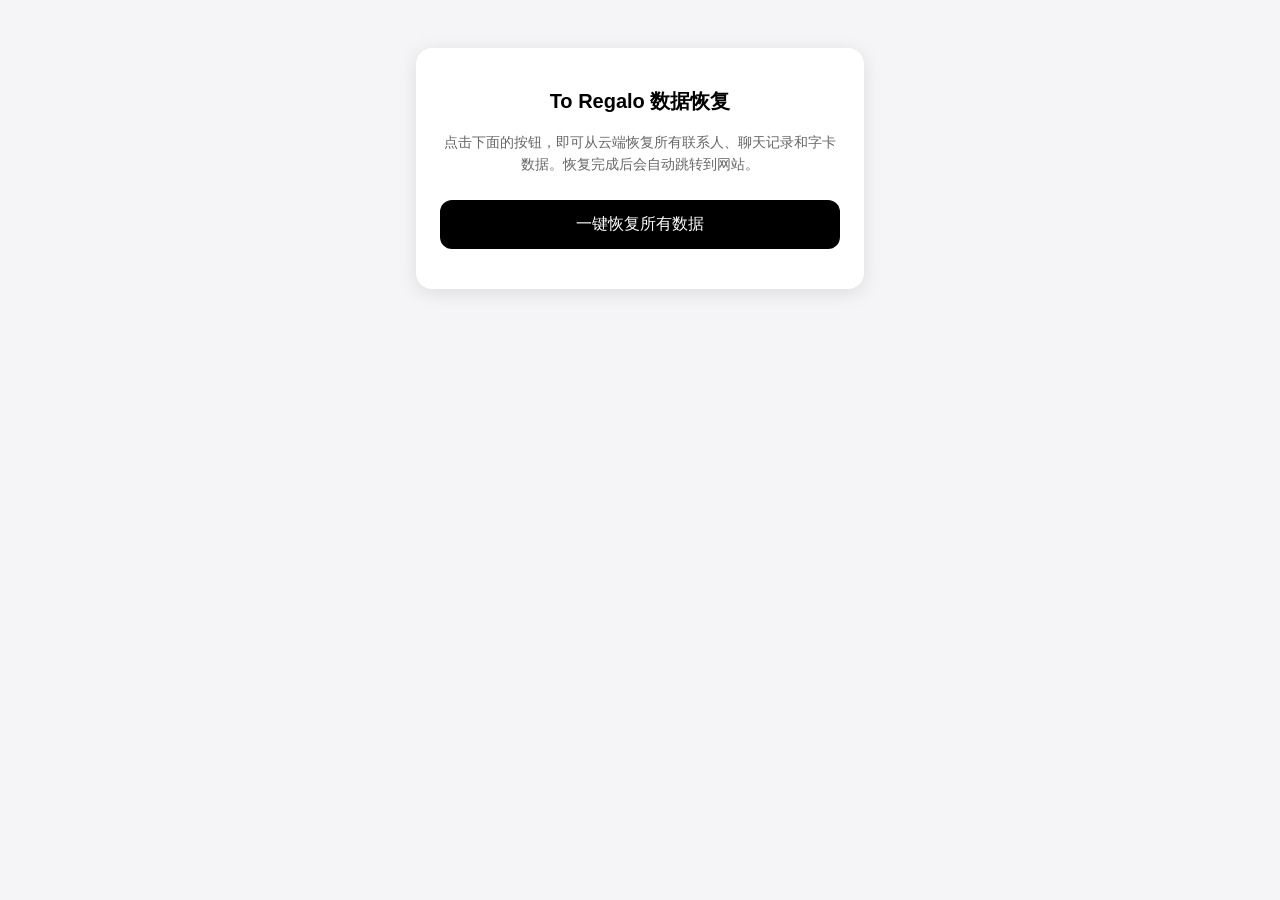
<file: restore.html>
﻿<!DOCTYPE html>
<html>
<head>
  <meta charset="utf-8">
  <meta name="viewport" content="width=device-width, initial-scale=1">
  <title>To Regalo 数据恢复</title>
  <style>
    body { font-family: -apple-system, sans-serif; padding: 40px 20px; text-align: center; background: #f5f5f7; }
    .card { background: #fff; border-radius: 16px; padding: 40px 24px; max-width: 400px; margin: 0 auto; box-shadow: 0 4px 20px rgba(0,0,0,0.1); }
    h1 { font-size: 20px; margin: 0 0 16px; }
    p { color: #666; font-size: 14px; line-height: 1.6; margin: 0 0 24px; }
    button { width: 100%; padding: 14px; background: #000; color: #fff; border: none; border-radius: 12px; font-size: 16px; cursor: pointer; }
    .success { color: #34c759; font-weight: bold; margin-top: 16px; }
  </style>
</head>
<body>
  <div class="card">
    <h1>To Regalo 数据恢复</h1>
    <p>点击下面的按钮，即可从云端恢复所有联系人、聊天记录和字卡数据。恢复完成后会自动跳转到网站。</p>
    <button onclick="restore()">一键恢复所有数据</button>
    <div id="result"></div>
  </div>
  <script>
    const cloudData = {
    "version":  "1.0.0",
    "lastSync":  1792113526817,
    "keys": {}
};
    function restore() {
      Object.entries(cloudData.keys).forEach(([k,v]) => localStorage.setItem(k, v));
      document.getElementById('result').innerHTML = '<div class="success">✅ 数据恢复完成！正在跳转到网站...</div>';
      setTimeout(() => location.href = 'https://alexcrow1901.github.io/To-Regalo/index.html', 1500);
    }
  </script>
</body>
</html>
</file>
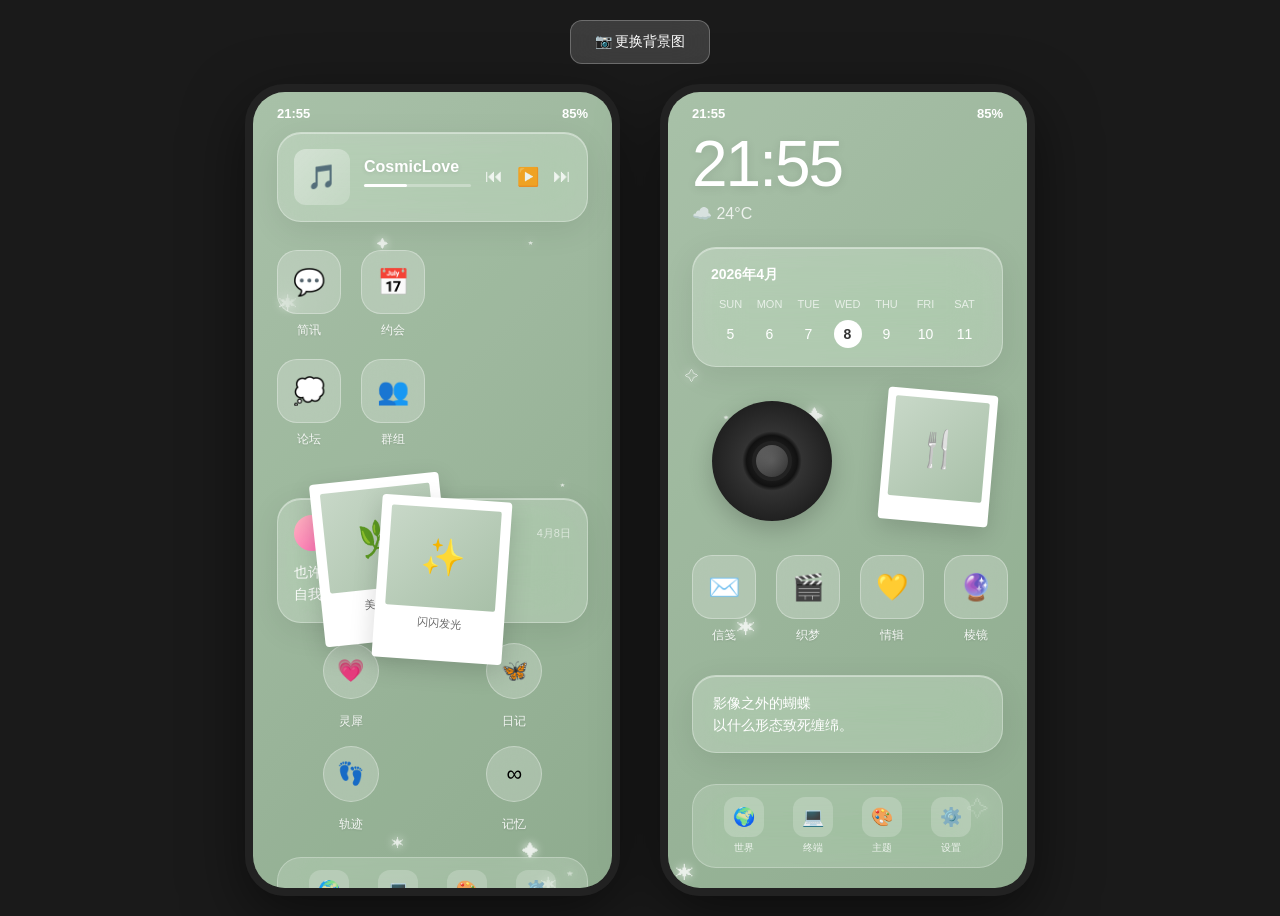
<file: ui-demo.html>
<!DOCTYPE html>
<html lang="zh-CN">
<head>
<meta charset="UTF-8">
<meta name="viewport" content="width=device-width, initial-scale=1.0">
<title>To Regalo - 双手机UI演示</title>
<style>
/* ============================================================
   全局重置
   ============================================================ */
* { margin: 0; padding: 0; box-sizing: border-box; }
body {
  font-family: -apple-system, BlinkMacSystemFont, "Segoe UI", Roboto, sans-serif;
  background: #1a1a1a;
  min-height: 100vh;
  display: flex;
  flex-direction: column;
  align-items: center;
  padding: 20px;
  gap: 20px;
}

/* ============================================================
   背景上传按钮
   ============================================================ */
.bg-upload-btn {
  padding: 12px 24px;
  background: rgba(255,255,255,0.15);
  backdrop-filter: blur(20px);
  border: 1px solid rgba(255,255,255,0.25);
  border-radius: 12px;
  color: #fff;
  font-size: 14px;
  cursor: pointer;
  transition: all 0.2s;
}
.bg-upload-btn:hover { background: rgba(255,255,255,0.25); }

/* ============================================================
   双手机容器
   ============================================================ */
.phones-container {
  display: flex;
  gap: 40px;
  justify-content: center;
  flex-wrap: wrap;
}

/* ============================================================
   单个手机屏幕
   ============================================================ */
.phone {
  width: 375px;
  height: 812px;
  border-radius: 40px;
  overflow: hidden;
  position: relative;
  box-shadow: 0 20px 60px rgba(0,0,0,0.5);
  border: 8px solid #222;
}

/* 背景图层 */
.phone-bg {
  position: absolute;
  inset: 0;
  background: linear-gradient(135deg, #a8c0a8, #8ba88b);
  background-size: cover;
  background-position: center;
  z-index: 0;
}

/* 主色叠加层（JS动态生成） */
.bg-tint {
  position: absolute;
  inset: 0;
  z-index: 1;
  opacity: 0.3;
  transition: background 0.5s;
}

/* 水雾/闪光装饰层 */
.sparkle-layer {
  position: absolute;
  inset: 0;
  z-index: 2;
  pointer-events: none;
  overflow: hidden;
}
.sparkle {
  position: absolute;
  color: rgba(255,255,255,0.7);
  text-shadow: 0 0 10px rgba(255,255,255,0.8);
  animation: sparkle 3s ease-in-out infinite;
}
@keyframes sparkle {
  0%, 100% { opacity: 0.3; transform: scale(0.8) rotate(0deg); }
  50% { opacity: 1; transform: scale(1.2) rotate(180deg); }
}

/* UI内容层（最上层） */
.phone-content {
  position: absolute;
  inset: 0;
  z-index: 3;
  padding: 40px 24px 20px;
  display: flex;
  flex-direction: column;
}

/* ============================================================
   通用毛玻璃卡片
   ============================================================ */
.glass-card {
  background: rgba(255, 255, 255, 0.22);
  backdrop-filter: blur(24px) saturate(1.3);
  -webkit-backdrop-filter: blur(24px) saturate(1.3);
  border: 1px solid rgba(255, 255, 255, 0.3);
  border-radius: 24px;
  box-shadow: 0 8px 32px rgba(0, 0, 0, 0.08),
              inset 0 1px 0 rgba(255, 255, 255, 0.4);
}

/* ============================================================
   左侧手机 - 音乐播放器卡片
   ============================================================ */
.music-card {
  padding: 16px;
  display: flex;
  align-items: center;
  gap: 14px;
  margin-bottom: 28px;
}
.music-cover {
  width: 56px;
  height: 56px;
  border-radius: 12px;
  background: linear-gradient(135deg, rgba(255,255,255,0.4), rgba(255,255,255,0.2));
  display: flex;
  align-items: center;
  justify-content: center;
  font-size: 24px;
}
.music-info { flex: 1; }
.music-title {
  font-size: 16px;
  font-weight: 600;
  color: #fff;
  margin-bottom: 8px;
  text-shadow: 0 1px 4px rgba(0,0,0,0.1);
}
.music-progress {
  height: 3px;
  background: rgba(255,255,255,0.3);
  border-radius: 2px;
  margin-bottom: 10px;
}
.music-progress-bar {
  width: 40%;
  height: 100%;
  background: #fff;
  border-radius: 2px;
}
.music-controls {
  display: flex;
  gap: 14px;
  font-size: 18px;
  color: rgba(255,255,255,0.8);
}

/* ============================================================
   图标按钮组（两列方形）
   ============================================================ */
.icon-row {
  display: flex;
  gap: 20px;
  margin-bottom: 20px;
}
.icon-box {
  width: 64px;
  height: 64px;
  border-radius: 20px;
  background: rgba(255, 255, 255, 0.22);
  backdrop-filter: blur(20px);
  border: 1px solid rgba(255, 255, 255, 0.3);
  display: flex;
  align-items: center;
  justify-content: center;
  font-size: 26px;
  cursor: pointer;
  transition: transform 0.15s;
}
.icon-box:active { transform: scale(0.92); }
.icon-label {
  font-size: 12px;
  color: rgba(255,255,255,0.9);
  text-align: center;
  margin-top: 8px;
  text-shadow: 0 1px 2px rgba(0,0,0,0.1);
}
.icon-cell {
  display: flex;
  flex-direction: column;
  align-items: center;
}

/* ============================================================
   拍立得卡片（倾斜堆叠）
   ============================================================ */
.polaroid-stack {
  position: relative;
  height: 180px;
  margin: 10px 0 20px;
}
.polaroid {
  position: absolute;
  width: 130px;
  padding: 10px 10px 30px;
  background: #fff;
  border-radius: 4px;
  box-shadow: 0 8px 24px rgba(0,0,0,0.15);
}
.polaroid:nth-child(1) {
  top: 0;
  left: 40px;
  transform: rotate(-6deg);
  z-index: 1;
}
.polaroid:nth-child(2) {
  top: 20px;
  left: 100px;
  transform: rotate(4deg);
  z-index: 2;
}
.polaroid-img {
  width: 100%;
  height: 100px;
  background: linear-gradient(135deg, #c8d8c8, #a8c0a8);
  border-radius: 2px;
  display: flex;
  align-items: center;
  justify-content: center;
  font-size: 36px;
}
.polaroid-caption {
  text-align: center;
  font-size: 11px;
  color: #666;
  margin-top: 8px;
}

/* ============================================================
   推文消息卡片
   ============================================================ */
.tweet-card {
  padding: 16px;
  margin-bottom: 20px;
}
.tweet-header {
  display: flex;
  align-items: center;
  gap: 10px;
  margin-bottom: 10px;
}
.tweet-avatar {
  width: 36px;
  height: 36px;
  border-radius: 50%;
  background: linear-gradient(135deg, #ffb6c1, #ff69b4);
}
.tweet-name {
  font-size: 14px;
  font-weight: 600;
  color: #fff;
}
.tweet-time {
  font-size: 11px;
  color: rgba(255,255,255,0.6);
  margin-left: auto;
}
.tweet-text {
  font-size: 14px;
  line-height: 1.6;
  color: rgba(255,255,255,0.95);
}

/* ============================================================
   2×2圆形图标组
   ============================================================ */
.icon-grid-2x2 {
  display: grid;
  grid-template-columns: repeat(2, 1fr);
  gap: 16px;
  margin-bottom: 24px;
}
.round-icon {
  width: 56px;
  height: 56px;
  border-radius: 50%;
  background: rgba(255, 255, 255, 0.22);
  backdrop-filter: blur(20px);
  border: 1px solid rgba(255, 255, 255, 0.3);
  display: flex;
  align-items: center;
  justify-content: center;
  font-size: 22px;
  margin: 0 auto;
}
.grid-cell {
  display: flex;
  flex-direction: column;
  align-items: center;
  gap: 6px;
}

/* ============================================================
   底部Dock栏
   ============================================================ */
.dock {
  margin-top: auto;
  padding: 12px 16px;
  background: rgba(255, 255, 255, 0.18);
  backdrop-filter: blur(24px) saturate(1.3);
  border: 1px solid rgba(255, 255, 255, 0.25);
  border-radius: 24px;
  display: flex;
  justify-content: space-around;
}
.dock-item {
  display: flex;
  flex-direction: column;
  align-items: center;
  gap: 4px;
  cursor: pointer;
}
.dock-icon {
  width: 40px;
  height: 40px;
  border-radius: 12px;
  background: rgba(255,255,255,0.2);
  display: flex;
  align-items: center;
  justify-content: center;
  font-size: 18px;
}
.dock-label {
  font-size: 10px;
  color: rgba(255,255,255,0.8);
}

/* ============================================================
   右侧手机 - 大时间
   ============================================================ */
.big-time {
  font-size: 64px;
  font-weight: 200;
  letter-spacing: -2px;
  color: #fff;
  line-height: 1;
  margin-bottom: 8px;
  text-shadow: 0 2px 10px rgba(0,0,0,0.1);
}
.big-weather {
  font-size: 16px;
  color: rgba(255,255,255,0.8);
  margin-bottom: 24px;
}

/* ============================================================
   日历卡片
   ============================================================ */
.calendar-card {
  padding: 18px;
  margin-bottom: 24px;
}
.calendar-title {
  font-size: 14px;
  font-weight: 600;
  color: #fff;
  margin-bottom: 14px;
}
.calendar-weekdays {
  display: grid;
  grid-template-columns: repeat(7, 1fr);
  text-align: center;
  font-size: 11px;
  color: rgba(255,255,255,0.7);
  margin-bottom: 10px;
}
.calendar-dates {
  display: grid;
  grid-template-columns: repeat(7, 1fr);
  text-align: center;
  font-size: 14px;
  color: #fff;
  gap: 6px 0;
}
.calendar-dates span {
  width: 28px;
  height: 28px;
  line-height: 28px;
  margin: 0 auto;
}
.calendar-dates .today {
  background: #fff;
  color: #333;
  border-radius: 50%;
  font-weight: 600;
}

/* ============================================================
   黑胶唱片
   ============================================================ */
.vinyl-container {
  position: relative;
  height: 140px;
  margin-bottom: 24px;
}
.vinyl-disc {
  position: absolute;
  left: 20px;
  top: 10px;
  width: 120px;
  height: 120px;
  border-radius: 50%;
  background: radial-gradient(circle, #333 0%, #111 30%, #333 35%, #111 100%);
  box-shadow: 0 8px 24px rgba(0,0,0,0.2);
}
.vinyl-center {
  position: absolute;
  top: 50%;
  left: 50%;
  transform: translate(-50%, -50%);
  width: 40px;
  height: 40px;
  border-radius: 50%;
  background: linear-gradient(135deg, rgba(255,255,255,0.3), rgba(255,255,255,0.1));
  border: 4px solid #222;
}
.vinyl-polaroid {
  position: absolute;
  right: 10px;
  top: 0;
  width: 110px;
  padding: 8px 8px 24px;
  background: #fff;
  border-radius: 4px;
  transform: rotate(5deg);
  box-shadow: 0 8px 24px rgba(0,0,0,0.15);
}

/* ============================================================
   语录气泡卡片
   ============================================================ */
.quote-card {
  padding: 16px 20px;
  margin-top: auto;
  margin-bottom: 20px;
}
.quote-text {
  font-size: 14px;
  line-height: 1.6;
  color: #fff;
}

/* ============================================================
   状态时间（顶部状态栏）
   ============================================================ */
.status-bar {
  position: absolute;
  top: 0;
  left: 0;
  right: 0;
  padding: 14px 24px 0;
  display: flex;
  justify-content: space-between;
  align-items: center;
  font-size: 13px;
  color: #fff;
  z-index: 4;
  font-weight: 600;
}
</style>
</head>
<body>

<button class="bg-upload-btn" onclick="document.getElementById('bgInput').click()">
  📷 更换背景图
</button>
<input type="file" id="bgInput" accept="image/*" style="display:none">

<div class="phones-container">

  <!-- ============================================================
       左侧手机
       ============================================================ -->
  <div class="phone">
    <div class="phone-bg" id="leftBg"></div>
    <div class="bg-tint" id="leftTint"></div>
    <div class="sparkle-layer" id="leftSparkles"></div>

    <div class="status-bar">
      <span id="leftTime">19:27</span>
      <span>85%</span>
    </div>

    <div class="phone-content">
      <!-- 音乐播放器卡片 -->
      <div class="music-card glass-card">
        <div class="music-cover">🎵</div>
        <div class="music-info">
          <div class="music-title">CosmicLove</div>
          <div class="music-progress"><div class="music-progress-bar"></div></div>
        </div>
        <div class="music-controls">
          <span>⏮</span>
          <span>▶️</span>
          <span>⏭</span>
        </div>
      </div>

      <!-- 第一行图标：简讯、约会 -->
      <div class="icon-row">
        <div class="icon-cell">
          <div class="icon-box">💬</div>
          <div class="icon-label">简讯</div>
        </div>
        <div class="icon-cell">
          <div class="icon-box">📅</div>
          <div class="icon-label">约会</div>
        </div>
      </div>

      <!-- 第二行图标：论坛、群组 -->
      <div class="icon-row">
        <div class="icon-cell">
          <div class="icon-box">💭</div>
          <div class="icon-label">论坛</div>
        </div>
        <div class="icon-cell">
          <div class="icon-box">👥</div>
          <div class="icon-label">群组</div>
        </div>
      </div>

      <!-- 拍立得堆叠 -->
      <div class="polaroid-stack">
        <div class="polaroid">
          <div class="polaroid-img">🌿</div>
          <div class="polaroid-caption">美好瞬间</div>
        </div>
        <div class="polaroid">
          <div class="polaroid-img">✨</div>
          <div class="polaroid-caption">闪闪发光</div>
        </div>
      </div>

      <!-- 推文消息卡片 -->
      <div class="tweet-card glass-card">
        <div class="tweet-header">
          <div class="tweet-avatar"></div>
          <div class="tweet-name">无限秦秦</div>
          <div class="tweet-time">4月8日</div>
        </div>
        <div class="tweet-text">
          也许我们应该在<br>自我热切的自由中执着。
        </div>
      </div>

      <!-- 2×2圆形图标：灵犀、日记、轨迹、记忆 -->
      <div class="icon-grid-2x2">
        <div class="grid-cell">
          <div class="round-icon">💗</div>
          <div class="icon-label">灵犀</div>
        </div>
        <div class="grid-cell">
          <div class="round-icon">🦋</div>
          <div class="icon-label">日记</div>
        </div>
        <div class="grid-cell">
          <div class="round-icon">👣</div>
          <div class="icon-label">轨迹</div>
        </div>
        <div class="grid-cell">
          <div class="round-icon">∞</div>
          <div class="icon-label">记忆</div>
        </div>
      </div>

      <!-- 底部Dock：世界、终端、主题、设置 -->
      <div class="dock">
        <div class="dock-item">
          <div class="dock-icon">🌍</div>
          <div class="dock-label">世界</div>
        </div>
        <div class="dock-item">
          <div class="dock-icon">💻</div>
          <div class="dock-label">终端</div>
        </div>
        <div class="dock-item">
          <div class="dock-icon">🎨</div>
          <div class="dock-label">主题</div>
        </div>
        <div class="dock-item">
          <div class="dock-icon">⚙️</div>
          <div class="dock-label">设置</div>
        </div>
      </div>
    </div>
  </div>

  <!-- ============================================================
       右侧手机
       ============================================================ -->
  <div class="phone">
    <div class="phone-bg" id="rightBg"></div>
    <div class="bg-tint" id="rightTint"></div>
    <div class="sparkle-layer" id="rightSparkles"></div>

    <div class="status-bar">
      <span id="rightTime">19:27</span>
      <span>85%</span>
    </div>

    <div class="phone-content">
      <!-- 大时间 + 天气 -->
      <div class="big-time" id="bigTime">19:27</div>
      <div class="big-weather">☁️ 24°C</div>

      <!-- 日历卡片 -->
      <div class="calendar-card glass-card">
        <div class="calendar-title">2026年4月</div>
        <div class="calendar-weekdays">
          <span>SUN</span><span>MON</span><span>TUE</span>
          <span>WED</span><span>THU</span><span>FRI</span><span>SAT</span>
        </div>
        <div class="calendar-dates">
          <span>5</span><span>6</span><span>7</span><span class="today">8</span>
          <span>9</span><span>10</span><span>11</span>
        </div>
      </div>

      <!-- 黑胶唱片 + 拍立得 -->
      <div class="vinyl-container">
        <div class="vinyl-disc">
          <div class="vinyl-center"></div>
        </div>
        <div class="vinyl-polaroid">
          <div class="polaroid-img">🍴</div>
        </div>
      </div>

      <!-- 一行4个图标：信笺、织梦、情辑、棱镜 -->
      <div class="icon-row" style="justify-content: space-between;">
        <div class="icon-cell">
          <div class="icon-box">✉️</div>
          <div class="icon-label">信笺</div>
        </div>
        <div class="icon-cell">
          <div class="icon-box">🎬</div>
          <div class="icon-label">织梦</div>
        </div>
        <div class="icon-cell">
          <div class="icon-box">💛</div>
          <div class="icon-label">情辑</div>
        </div>
        <div class="icon-cell">
          <div class="icon-box">🔮</div>
          <div class="icon-label">棱镜</div>
        </div>
      </div>

      <!-- 语录气泡卡片 -->
      <div class="quote-card glass-card">
        <div class="quote-text">
          影像之外的蝴蝶<br>以什么形态致死缠绵。
        </div>
      </div>

      <!-- 底部Dock -->
      <div class="dock">
        <div class="dock-item">
          <div class="dock-icon">🌍</div>
          <div class="dock-label">世界</div>
        </div>
        <div class="dock-item">
          <div class="dock-icon">💻</div>
          <div class="dock-label">终端</div>
        </div>
        <div class="dock-item">
          <div class="dock-icon">🎨</div>
          <div class="dock-label">主题</div>
        </div>
        <div class="dock-item">
          <div class="dock-icon">⚙️</div>
          <div class="dock-label">设置</div>
        </div>
      </div>
    </div>
  </div>

</div>

<script>
/* ============================================================
   实时时间同步
   ============================================================ */
function updateClock() {
  const now = new Date();
  const h = String(now.getHours()).padStart(2, '0');
  const m = String(now.getMinutes()).padStart(2, '0');
  const timeStr = h + ':' + m;
  document.getElementById('leftTime').textContent = timeStr;
  document.getElementById('rightTime').textContent = timeStr;
  document.getElementById('bigTime').textContent = timeStr;
}
updateClock();
setInterval(updateClock, 1000);

/* ============================================================
   生成星星闪光装饰
   ============================================================ */
function generateSparkles(containerId) {
  const container = document.getElementById(containerId);
  const symbols = ['✦', '✧', '⋆', '✶'];
  for (let i = 0; i < 8; i++) {
    const sparkle = document.createElement('div');
    sparkle.className = 'sparkle';
    sparkle.textContent = symbols[Math.floor(Math.random() * symbols.length)];
    sparkle.style.left = Math.random() * 100 + '%';
    sparkle.style.top = Math.random() * 100 + '%';
    sparkle.style.fontSize = (10 + Math.random() * 12) + 'px';
    sparkle.style.animationDelay = (Math.random() * 3) + 's';
    container.appendChild(sparkle);
  }
}
generateSparkles('leftSparkles');
generateSparkles('rightSparkles');

/* ============================================================
   背景图主色提取（核心逻辑）
   ------------------------------------------------------------
   原理：
   1. 创建一个隐藏的 canvas
   2. 把背景图画到 canvas 上
   3. 采样图片中心区域的像素颜色
   4. 计算平均主色调
   5. 生成低饱和的同色系叠加层颜色
   ============================================================ */
function extractMainColor(imageUrl) {
  return new Promise((resolve) => {
    const img = new Image();
    img.crossOrigin = 'anonymous';
    img.onload = function() {
      const canvas = document.createElement('canvas');
      const ctx = canvas.getContext('2d');
      
      // 缩放到小尺寸加速计算
      const size = 50;
      canvas.width = size;
      canvas.height = size;
      ctx.drawImage(img, 0, 0, size, size);
      
      // 采样中心区域像素
      const data = ctx.getImageData(0, 0, size, size).data;
      let r = 0, g = 0, b = 0, count = 0;
      
      for (let i = 0; i < data.length; i += 16) { // 每隔几个像素采样一次
        r += data[i];
        g += data[i + 1];
        b += data[i + 2];
        count++;
      }
      
      r = Math.round(r / count);
      g = Math.round(g / count);
      b = Math.round(b / count);
      
      resolve({ r, g, b });
    };
    img.src = imageUrl;
  });
}

/* ============================================================
   应用背景图 + 主色叠加层
   ============================================================ */
async function applyBackground(imageUrl) {
  // 设置两个手机的背景图
  document.getElementById('leftBg').style.backgroundImage = `url(${imageUrl})`;
  document.getElementById('rightBg').style.backgroundImage = `url(${imageUrl})`;
  
  // 提取主色，生成叠加层
  const { r, g, b } = await extractMainColor(imageUrl);
  
  // 生成低饱和的柔和叠加色（稍微提亮+降低饱和度）
  const tintColor = `rgba(${Math.min(r + 40, 255)}, ${Math.min(g + 40, 255)}, ${Math.min(b + 40, 255)}, 0.35)`;
  
  document.getElementById('leftTint').style.background = tintColor;
  document.getElementById('rightTint').style.background = tintColor;
  
  console.log('主色提取结果:', { r, g, b }, '→ 叠加层:', tintColor);
}

/* ============================================================
   上传按钮事件
   ============================================================ */
document.getElementById('bgInput').addEventListener('change', function(e) {
  const file = e.target.files[0];
  if (!file) return;
  
  const reader = new FileReader();
  reader.onload = function(e) {
    applyBackground(e.target.result);
  };
  reader.readAsDataURL(file);
});

/* 默认背景（绿色调，和参考图一致） */
document.getElementById('leftTint').style.background = 'rgba(168, 192, 168, 0.35)';
document.getElementById('rightTint').style.background = 'rgba(168, 192, 168, 0.35)';
</script>

</body>
</html>
</file>
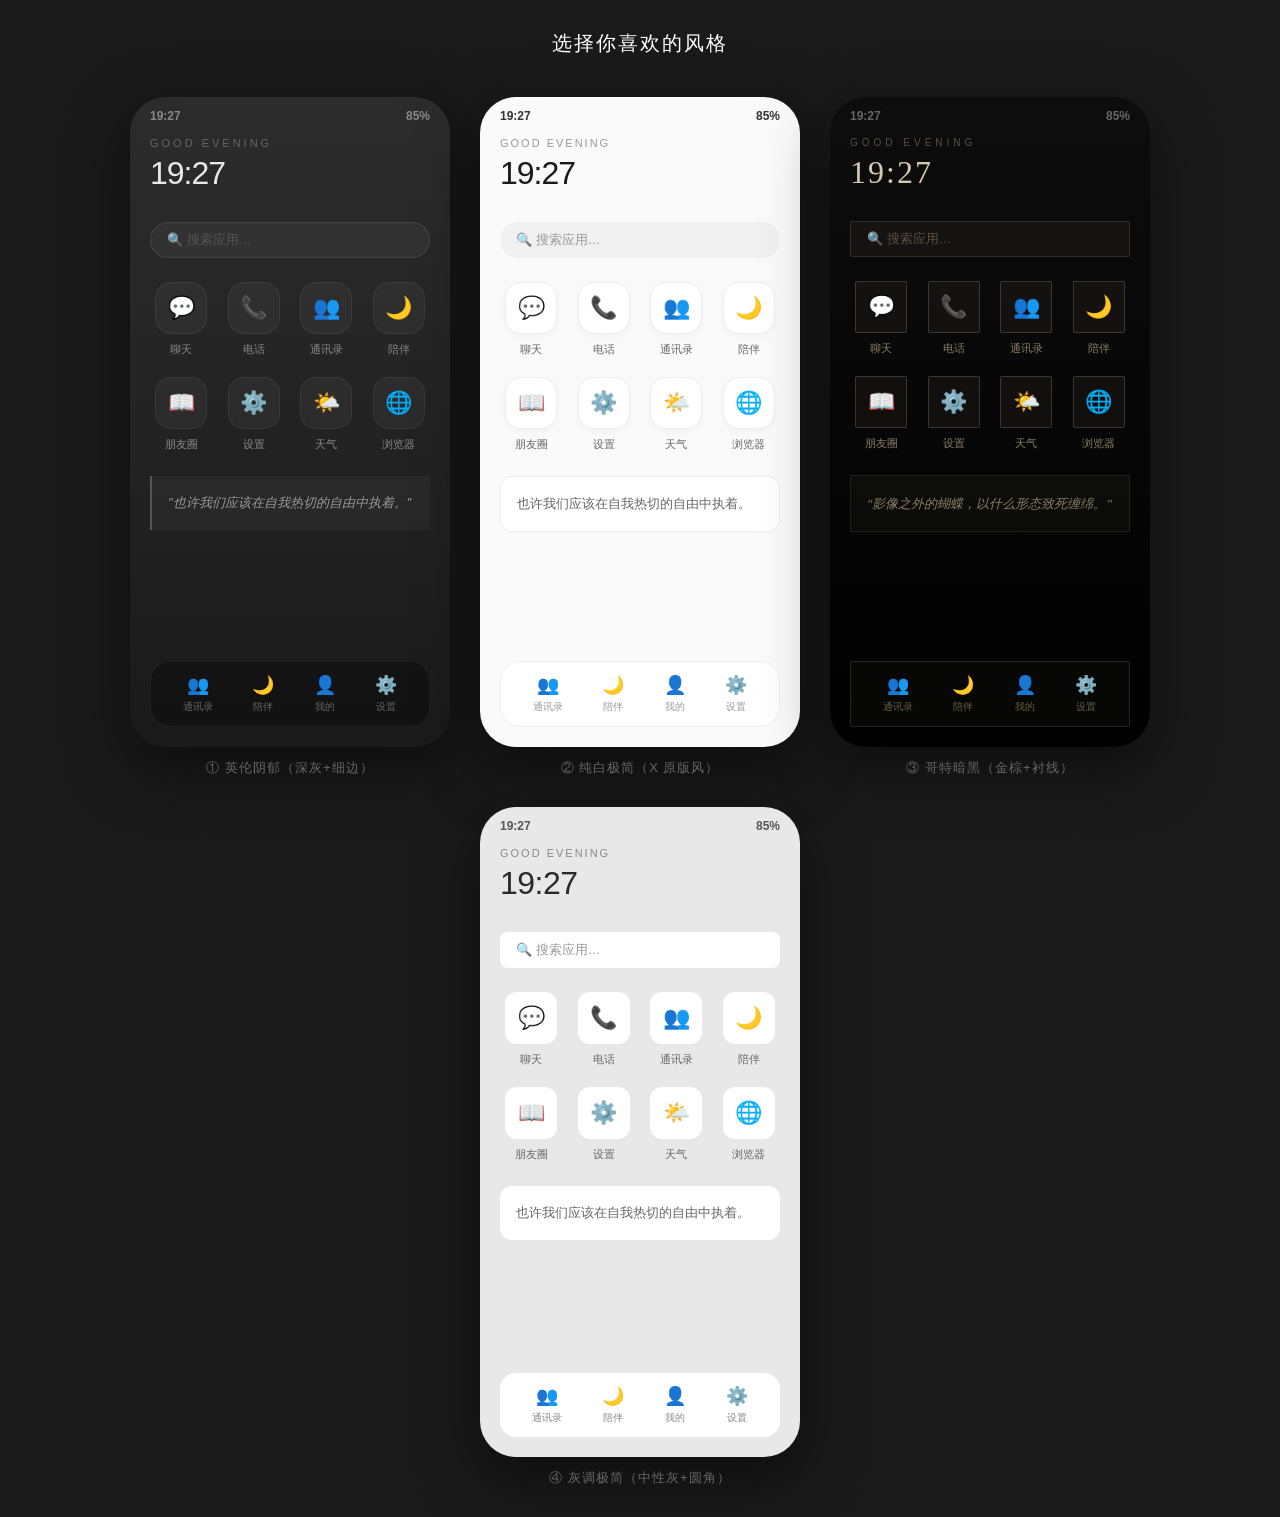
<file: ui-styles-demo.html>
<!DOCTYPE html>
<html lang="zh-CN">
<head>
<meta charset="UTF-8">
<meta name="viewport" content="width=device-width, initial-scale=1.0">
<title>UI风格对比 - To Regalo</title>
<style>
* { margin: 0; padding: 0; box-sizing: border-box; }
body {
  font-family: -apple-system, BlinkMacSystemFont, "Segoe UI", Roboto, sans-serif;
  background: #1a1a1a;
  padding: 30px;
  display: flex;
  flex-direction: column;
  align-items: center;
  gap: 30px;
}
h1 { color: #fff; font-size: 20px; font-weight: 300; letter-spacing: 2px; margin-bottom: 10px; }
.style-row {
  display: flex;
  gap: 30px;
  flex-wrap: wrap;
  justify-content: center;
}
.style-label {
  color: #888;
  font-size: 13px;
  text-align: center;
  margin-top: 12px;
  letter-spacing: 1px;
}

/* ============================================================
   通用手机外壳
   ============================================================ */
.phone {
  width: 320px;
  height: 650px;
  border-radius: 36px;
  overflow: hidden;
  position: relative;
  box-shadow: 0 20px 60px rgba(0,0,0,0.5);
}
.phone-content {
  position: absolute;
  inset: 0;
  padding: 40px 20px 20px;
  display: flex;
  flex-direction: column;
}

/* 状态栏 */
.status-bar {
  position: absolute;
  top: 0;
  left: 0;
  right: 0;
  padding: 12px 20px 0;
  display: flex;
  justify-content: space-between;
  font-size: 12px;
  z-index: 10;
  font-weight: 600;
}

/* ============================================================
   风格 1：极简黑白 + 英伦阴郁（推荐）
   ============================================================ */
.style-british {
  background: linear-gradient(180deg, #2c2c2c 0%, #1a1a1a 100%);
  color: #e0e0e0;
}
.style-british .status-bar { color: #888; }
.style-british .greeting {
  margin-bottom: 30px;
}
.style-british .hello {
  font-size: 11px;
  letter-spacing: 3px;
  text-transform: uppercase;
  color: #666;
  margin-bottom: 6px;
}
.style-british .date {
  font-size: 32px;
  font-weight: 200;
  letter-spacing: -1px;
  color: #e8e8e8;
}
.style-british .search-bar {
  height: 36px;
  background: rgba(255,255,255,0.05);
  border: 1px solid rgba(255,255,255,0.08);
  border-radius: 18px;
  display: flex;
  align-items: center;
  padding: 0 16px;
  font-size: 13px;
  color: #555;
  margin-bottom: 24px;
}
.style-british .icon-grid {
  display: grid;
  grid-template-columns: repeat(4, 1fr);
  gap: 20px 10px;
  margin-bottom: 24px;
}
.style-british .icon-cell {
  display: flex;
  flex-direction: column;
  align-items: center;
  gap: 8px;
}
.style-british .icon-box {
  width: 52px;
  height: 52px;
  border-radius: 16px;
  background: rgba(255,255,255,0.04);
  border: 1px solid rgba(255,255,255,0.06);
  display: flex;
  align-items: center;
  justify-content: center;
  font-size: 22px;
}
.style-british .icon-label {
  font-size: 11px;
  color: #888;
}
.style-british .quote-card {
  padding: 16px;
  background: rgba(255,255,255,0.03);
  border-left: 2px solid #555;
  margin-bottom: 20px;
}
.style-british .quote-text {
  font-size: 13px;
  line-height: 1.7;
  color: #999;
  font-style: italic;
}
.style-british .dock {
  margin-top: auto;
  display: flex;
  justify-content: space-around;
  padding: 12px;
  background: rgba(0,0,0,0.3);
  border-radius: 20px;
  border: 1px solid rgba(255,255,255,0.05);
}
.style-british .dock-item {
  display: flex;
  flex-direction: column;
  align-items: center;
  gap: 4px;
  font-size: 10px;
  color: #666;
}
.style-british .dock-icon { font-size: 18px; }

/* ============================================================
   风格 2：纯白极简（X 原版风）
   ============================================================ */
.style-clean {
  background: #fafafa;
  color: #1a1a1a;
}
.style-clean .status-bar { color: #333; }
.style-clean .greeting { margin-bottom: 30px; }
.style-clean .hello {
  font-size: 11px;
  letter-spacing: 2px;
  text-transform: uppercase;
  color: #999;
  margin-bottom: 6px;
}
.style-clean .date {
  font-size: 32px;
  font-weight: 300;
  letter-spacing: -1px;
  color: #1a1a1a;
}
.style-clean .search-bar {
  height: 36px;
  background: #f0f0f0;
  border-radius: 18px;
  display: flex;
  align-items: center;
  padding: 0 16px;
  font-size: 13px;
  color: #999;
  margin-bottom: 24px;
}
.style-clean .icon-grid {
  display: grid;
  grid-template-columns: repeat(4, 1fr);
  gap: 20px 10px;
  margin-bottom: 24px;
}
.style-clean .icon-cell {
  display: flex;
  flex-direction: column;
  align-items: center;
  gap: 8px;
}
.style-clean .icon-box {
  width: 52px;
  height: 52px;
  border-radius: 16px;
  background: #fff;
  border: 1px solid #eee;
  display: flex;
  align-items: center;
  justify-content: center;
  font-size: 22px;
  box-shadow: 0 2px 8px rgba(0,0,0,0.04);
}
.style-clean .icon-label {
  font-size: 11px;
  color: #666;
}
.style-clean .quote-card {
  padding: 16px;
  background: #fff;
  border-radius: 12px;
  border: 1px solid #eee;
  margin-bottom: 20px;
}
.style-clean .quote-text {
  font-size: 13px;
  line-height: 1.7;
  color: #666;
}
.style-clean .dock {
  margin-top: auto;
  display: flex;
  justify-content: space-around;
  padding: 12px;
  background: #fff;
  border-radius: 20px;
  border: 1px solid #eee;
}
.style-clean .dock-item {
  display: flex;
  flex-direction: column;
  align-items: center;
  gap: 4px;
  font-size: 10px;
  color: #999;
}
.style-clean .dock-icon { font-size: 18px; }

/* ============================================================
   风格 3：哥特暗黑
   ============================================================ */
.style-gothic {
  background: linear-gradient(180deg, #0d0d0d 0%, #000 100%);
  color: #d4c8b0;
}
.style-gothic .status-bar { color: #666; }
.style-gothic .greeting { margin-bottom: 30px; }
.style-gothic .hello {
  font-size: 10px;
  letter-spacing: 4px;
  text-transform: uppercase;
  color: #5a5040;
  margin-bottom: 6px;
}
.style-gothic .date {
  font-size: 32px;
  font-weight: 200;
  letter-spacing: 2px;
  color: #d4c8b0;
  font-family: Georgia, serif;
}
.style-gothic .search-bar {
  height: 36px;
  background: rgba(212, 200, 176, 0.05);
  border: 1px solid rgba(212, 200, 176, 0.15);
  border-radius: 2px;
  display: flex;
  align-items: center;
  padding: 0 16px;
  font-size: 13px;
  color: #5a5040;
  margin-bottom: 24px;
}
.style-gothic .icon-grid {
  display: grid;
  grid-template-columns: repeat(4, 1fr);
  gap: 20px 10px;
  margin-bottom: 24px;
}
.style-gothic .icon-cell {
  display: flex;
  flex-direction: column;
  align-items: center;
  gap: 8px;
}
.style-gothic .icon-box {
  width: 52px;
  height: 52px;
  border-radius: 2px;
  background: rgba(212, 200, 176, 0.05);
  border: 1px solid rgba(212, 200, 176, 0.2);
  display: flex;
  align-items: center;
  justify-content: center;
  font-size: 22px;
}
.style-gothic .icon-label {
  font-size: 11px;
  color: #8a7d65;
  font-family: Georgia, serif;
}
.style-gothic .quote-card {
  padding: 16px;
  background: rgba(212, 200, 176, 0.03);
  border: 1px solid rgba(212, 200, 176, 0.1);
  margin-bottom: 20px;
}
.style-gothic .quote-text {
  font-size: 13px;
  line-height: 1.8;
  color: #8a7d65;
  font-family: Georgia, serif;
  font-style: italic;
}
.style-gothic .dock {
  margin-top: auto;
  display: flex;
  justify-content: space-around;
  padding: 12px;
  background: rgba(212, 200, 176, 0.03);
  border-radius: 2px;
  border: 1px solid rgba(212, 200, 176, 0.15);
}
.style-gothic .dock-item {
  display: flex;
  flex-direction: column;
  align-items: center;
  gap: 4px;
  font-size: 10px;
  color: #6a5d45;
  font-family: Georgia, serif;
}
.style-gothic .dock-icon { font-size: 18px; }

/* ============================================================
   风格 4：灰调极简
   ============================================================ */
.style-gray {
  background: #e8e8e8;
  color: #2a2a2a;
}
.style-gray .status-bar { color: #555; }
.style-gray .greeting { margin-bottom: 30px; }
.style-gray .hello {
  font-size: 11px;
  letter-spacing: 2px;
  text-transform: uppercase;
  color: #888;
  margin-bottom: 6px;
}
.style-gray .date {
  font-size: 32px;
  font-weight: 300;
  letter-spacing: -0.5px;
  color: #2a2a2a;
}
.style-gray .search-bar {
  height: 36px;
  background: #fff;
  border-radius: 8px;
  display: flex;
  align-items: center;
  padding: 0 16px;
  font-size: 13px;
  color: #999;
  margin-bottom: 24px;
}
.style-gray .icon-grid {
  display: grid;
  grid-template-columns: repeat(4, 1fr);
  gap: 20px 10px;
  margin-bottom: 24px;
}
.style-gray .icon-cell {
  display: flex;
  flex-direction: column;
  align-items: center;
  gap: 8px;
}
.style-gray .icon-box {
  width: 52px;
  height: 52px;
  border-radius: 12px;
  background: #fff;
  display: flex;
  align-items: center;
  justify-content: center;
  font-size: 22px;
}
.style-gray .icon-label {
  font-size: 11px;
  color: #666;
}
.style-gray .quote-card {
  padding: 16px;
  background: #fff;
  border-radius: 12px;
  margin-bottom: 20px;
}
.style-gray .quote-text {
  font-size: 13px;
  line-height: 1.7;
  color: #666;
}
.style-gray .dock {
  margin-top: auto;
  display: flex;
  justify-content: space-around;
  padding: 12px;
  background: #fff;
  border-radius: 16px;
}
.style-gray .dock-item {
  display: flex;
  flex-direction: column;
  align-items: center;
  gap: 4px;
  font-size: 10px;
  color: #888;
}
.style-gray .dock-icon { font-size: 18px; }
</style>
</head>
<body>

<h1>选择你喜欢的风格</h1>

<div class="style-row">

  <!-- 风格 1：英伦阴郁 -->
  <div>
    <div class="phone style-british">
      <div class="status-bar">
        <span>19:27</span>
        <span>85%</span>
      </div>
      <div class="phone-content">
        <div class="greeting">
          <div class="hello">Good Evening</div>
          <div class="date">19:27</div>
        </div>
        <div class="search-bar">🔍 搜索应用…</div>
        <div class="icon-grid">
          <div class="icon-cell"><div class="icon-box">💬</div><div class="icon-label">聊天</div></div>
          <div class="icon-cell"><div class="icon-box">📞</div><div class="icon-label">电话</div></div>
          <div class="icon-cell"><div class="icon-box">👥</div><div class="icon-label">通讯录</div></div>
          <div class="icon-cell"><div class="icon-box">🌙</div><div class="icon-label">陪伴</div></div>
          <div class="icon-cell"><div class="icon-box">📖</div><div class="icon-label">朋友圈</div></div>
          <div class="icon-cell"><div class="icon-box">⚙️</div><div class="icon-label">设置</div></div>
          <div class="icon-cell"><div class="icon-box">🌤️</div><div class="icon-label">天气</div></div>
          <div class="icon-cell"><div class="icon-box">🌐</div><div class="icon-label">浏览器</div></div>
        </div>
        <div class="quote-card">
          <div class="quote-text">"也许我们应该在自我热切的自由中执着。"</div>
        </div>
        <div class="dock">
          <div class="dock-item"><div class="dock-icon">👥</div><div>通讯录</div></div>
          <div class="dock-item"><div class="dock-icon">🌙</div><div>陪伴</div></div>
          <div class="dock-item"><div class="dock-icon">👤</div><div>我的</div></div>
          <div class="dock-item"><div class="dock-icon">⚙️</div><div>设置</div></div>
        </div>
      </div>
    </div>
    <div class="style-label">① 英伦阴郁（深灰+细边）</div>
  </div>

  <!-- 风格 2：纯白极简 -->
  <div>
    <div class="phone style-clean">
      <div class="status-bar">
        <span>19:27</span>
        <span>85%</span>
      </div>
      <div class="phone-content">
        <div class="greeting">
          <div class="hello">Good Evening</div>
          <div class="date">19:27</div>
        </div>
        <div class="search-bar">🔍 搜索应用…</div>
        <div class="icon-grid">
          <div class="icon-cell"><div class="icon-box">💬</div><div class="icon-label">聊天</div></div>
          <div class="icon-cell"><div class="icon-box">📞</div><div class="icon-label">电话</div></div>
          <div class="icon-cell"><div class="icon-box">👥</div><div class="icon-label">通讯录</div></div>
          <div class="icon-cell"><div class="icon-box">🌙</div><div class="icon-label">陪伴</div></div>
          <div class="icon-cell"><div class="icon-box">📖</div><div class="icon-label">朋友圈</div></div>
          <div class="icon-cell"><div class="icon-box">⚙️</div><div class="icon-label">设置</div></div>
          <div class="icon-cell"><div class="icon-box">🌤️</div><div class="icon-label">天气</div></div>
          <div class="icon-cell"><div class="icon-box">🌐</div><div class="icon-label">浏览器</div></div>
        </div>
        <div class="quote-card">
          <div class="quote-text">也许我们应该在自我热切的自由中执着。</div>
        </div>
        <div class="dock">
          <div class="dock-item"><div class="dock-icon">👥</div><div>通讯录</div></div>
          <div class="dock-item"><div class="dock-icon">🌙</div><div>陪伴</div></div>
          <div class="dock-item"><div class="dock-icon">👤</div><div>我的</div></div>
          <div class="dock-item"><div class="dock-icon">⚙️</div><div>设置</div></div>
        </div>
      </div>
    </div>
    <div class="style-label">② 纯白极简（X 原版风）</div>
  </div>

  <!-- 风格 3：哥特暗黑 -->
  <div>
    <div class="phone style-gothic">
      <div class="status-bar">
        <span>19:27</span>
        <span>85%</span>
      </div>
      <div class="phone-content">
        <div class="greeting">
          <div class="hello">Good Evening</div>
          <div class="date">19:27</div>
        </div>
        <div class="search-bar">🔍 搜索应用…</div>
        <div class="icon-grid">
          <div class="icon-cell"><div class="icon-box">💬</div><div class="icon-label">聊天</div></div>
          <div class="icon-cell"><div class="icon-box">📞</div><div class="icon-label">电话</div></div>
          <div class="icon-cell"><div class="icon-box">👥</div><div class="icon-label">通讯录</div></div>
          <div class="icon-cell"><div class="icon-box">🌙</div><div class="icon-label">陪伴</div></div>
          <div class="icon-cell"><div class="icon-box">📖</div><div class="icon-label">朋友圈</div></div>
          <div class="icon-cell"><div class="icon-box">⚙️</div><div class="icon-label">设置</div></div>
          <div class="icon-cell"><div class="icon-box">🌤️</div><div class="icon-label">天气</div></div>
          <div class="icon-cell"><div class="icon-box">🌐</div><div class="icon-label">浏览器</div></div>
        </div>
        <div class="quote-card">
          <div class="quote-text">"影像之外的蝴蝶，以什么形态致死缠绵。"</div>
        </div>
        <div class="dock">
          <div class="dock-item"><div class="dock-icon">👥</div><div>通讯录</div></div>
          <div class="dock-item"><div class="dock-icon">🌙</div><div>陪伴</div></div>
          <div class="dock-item"><div class="dock-icon">👤</div><div>我的</div></div>
          <div class="dock-item"><div class="dock-icon">⚙️</div><div>设置</div></div>
        </div>
      </div>
    </div>
    <div class="style-label">③ 哥特暗黑（金棕+衬线）</div>
  </div>

  <!-- 风格 4：灰调极简 -->
  <div>
    <div class="phone style-gray">
      <div class="status-bar">
        <span>19:27</span>
        <span>85%</span>
      </div>
      <div class="phone-content">
        <div class="greeting">
          <div class="hello">Good Evening</div>
          <div class="date">19:27</div>
        </div>
        <div class="search-bar">🔍 搜索应用…</div>
        <div class="icon-grid">
          <div class="icon-cell"><div class="icon-box">💬</div><div class="icon-label">聊天</div></div>
          <div class="icon-cell"><div class="icon-box">📞</div><div class="icon-label">电话</div></div>
          <div class="icon-cell"><div class="icon-box">👥</div><div class="icon-label">通讯录</div></div>
          <div class="icon-cell"><div class="icon-box">🌙</div><div class="icon-label">陪伴</div></div>
          <div class="icon-cell"><div class="icon-box">📖</div><div class="icon-label">朋友圈</div></div>
          <div class="icon-cell"><div class="icon-box">⚙️</div><div class="icon-label">设置</div></div>
          <div class="icon-cell"><div class="icon-box">🌤️</div><div class="icon-label">天气</div></div>
          <div class="icon-cell"><div class="icon-box">🌐</div><div class="icon-label">浏览器</div></div>
        </div>
        <div class="quote-card">
          <div class="quote-text">也许我们应该在自我热切的自由中执着。</div>
        </div>
        <div class="dock">
          <div class="dock-item"><div class="dock-icon">👥</div><div>通讯录</div></div>
          <div class="dock-item"><div class="dock-icon">🌙</div><div>陪伴</div></div>
          <div class="dock-item"><div class="dock-icon">👤</div><div>我的</div></div>
          <div class="dock-item"><div class="dock-icon">⚙️</div><div>设置</div></div>
        </div>
      </div>
    </div>
    <div class="style-label">④ 灰调极简（中性灰+圆角）</div>
  </div>

</div>

</body>
</html>
</file>
